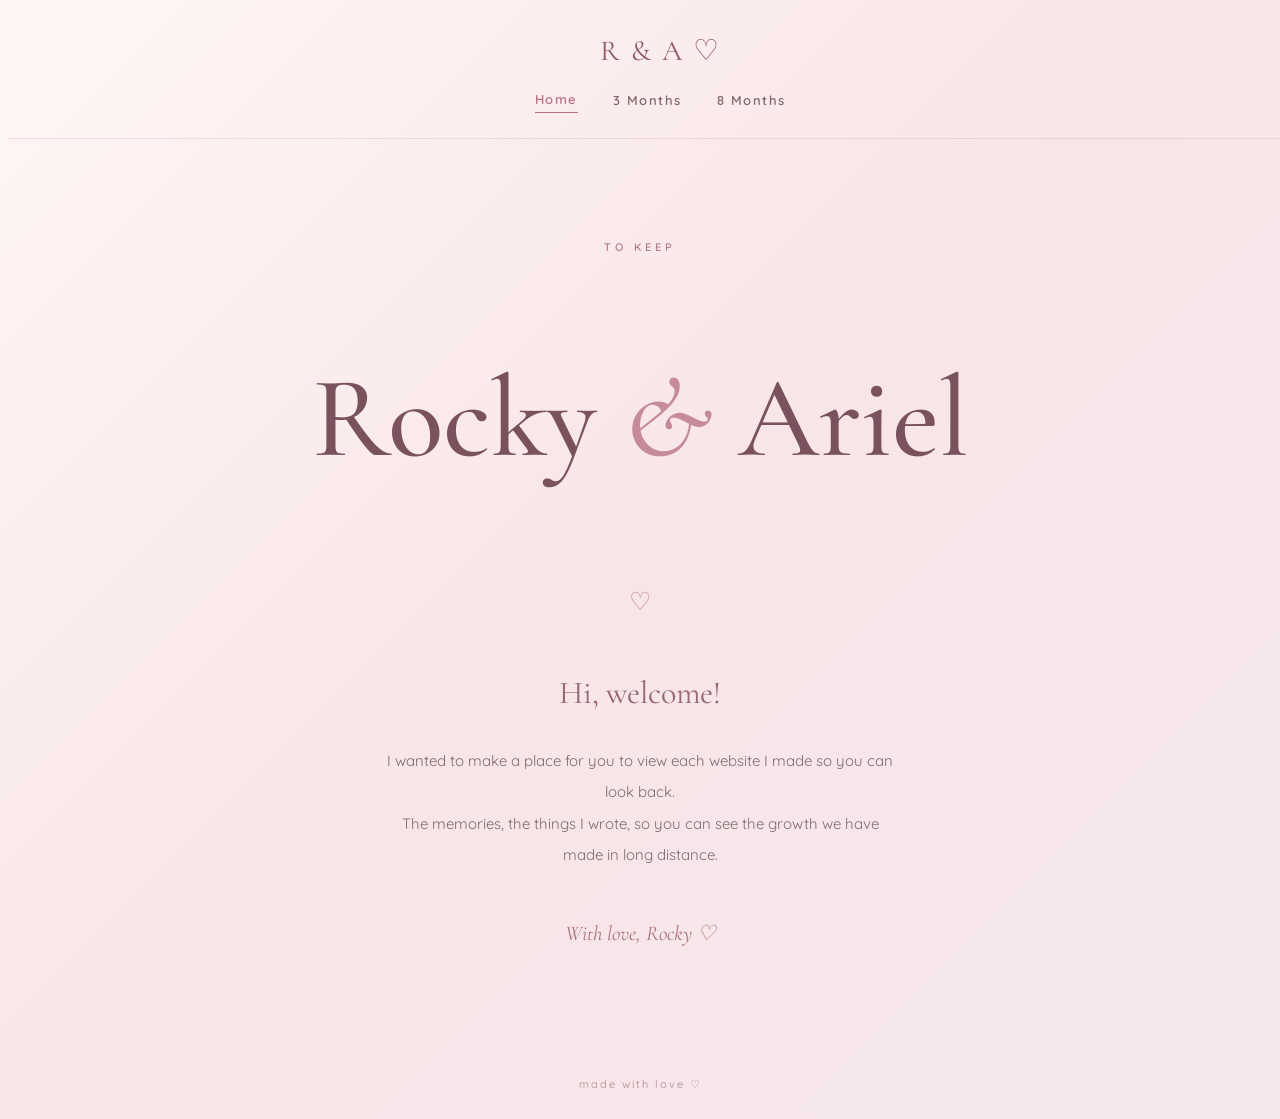
<file: index.html>
<!DOCTYPE html>
<html lang="en">

<head>
    <meta charset="UTF-8">
    <meta name="viewport" content="width=device-width, initial-scale=1.0">

    <title>Rocky and Ariel!</title>

    <link rel="stylesheet" href="style.css">

    <link href="https://fonts.googleapis.com/css2?family=Cormorant+Garamond:wght@400;500;600;700&family=Quicksand:wght@400;500;600;700&display=swap" rel="stylesheet">
</head>

<body>

    <div class="hearts">
        <span>♡</span>
        <span>♡</span>
        <span>♥</span>
        <span>♡</span>
        <span>♥</span>
        <span>♡</span>
    </div>

    <div class="container">

        <header>
    <a href="index.html" class="logo">R & A ♡</a>

    <nav>
    <ul>
        <li><a href="index.html" class="active">Home</a></li>
        <li><a href="three.html">3 Months</a></li>
        <li><a href="eight.html">8 Months</a></li>
    </ul>
</nav>
</header>

        <main class="hero">

            <p class="eyebrow">TO KEEP</p>

            <h1>Rocky <span>&</span> Ariel</h1>

            <div class="heart-divider">♡</div>

            <p class="welcome">Hi, welcome!</p>

            <p class="description">
                I wanted to make a place for you to view each website I made so you can look back.
                <br>
                The memories, the things I wrote, so you can see the growth we have made in long distance.
            </p>

            <p class="signature">With love, Rocky ♡</p>

        </main>

        <footer>
            made with love ♡
        </footer>

    </div>

</body>
</html>
</file>
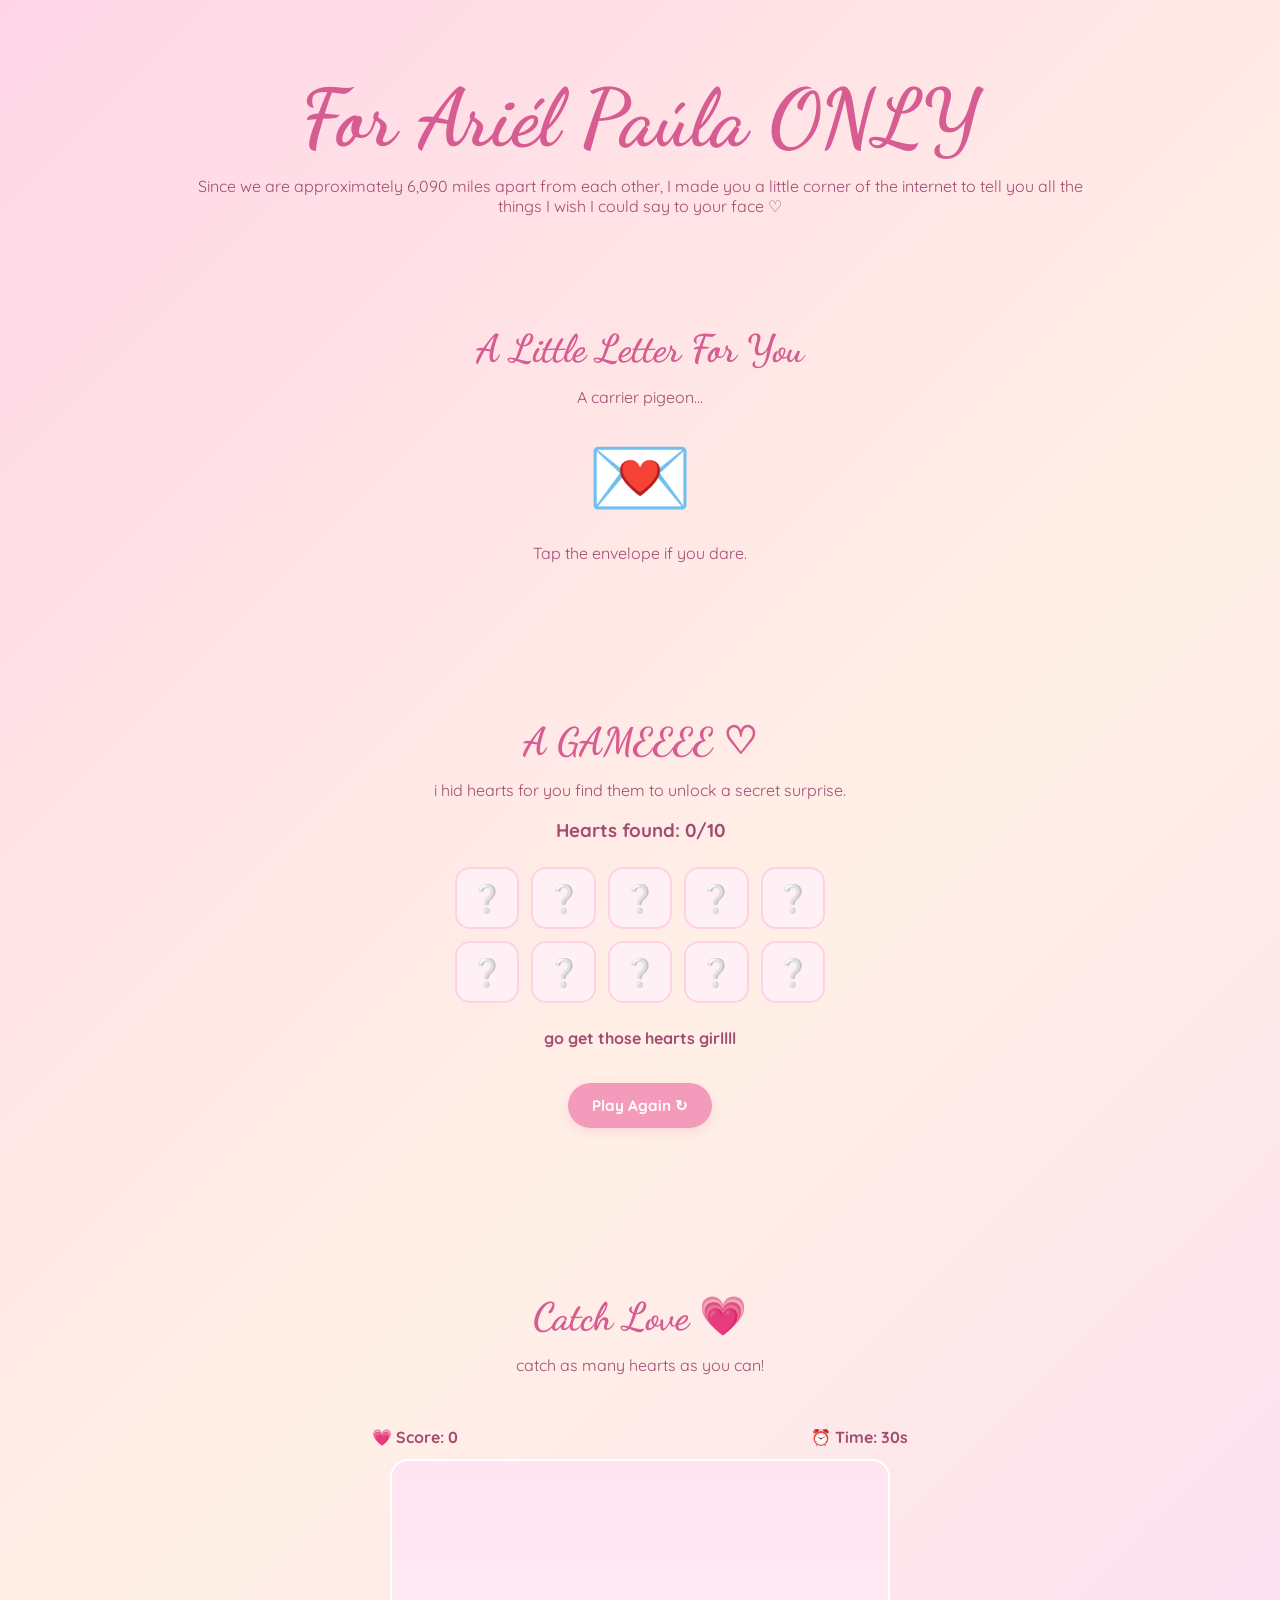
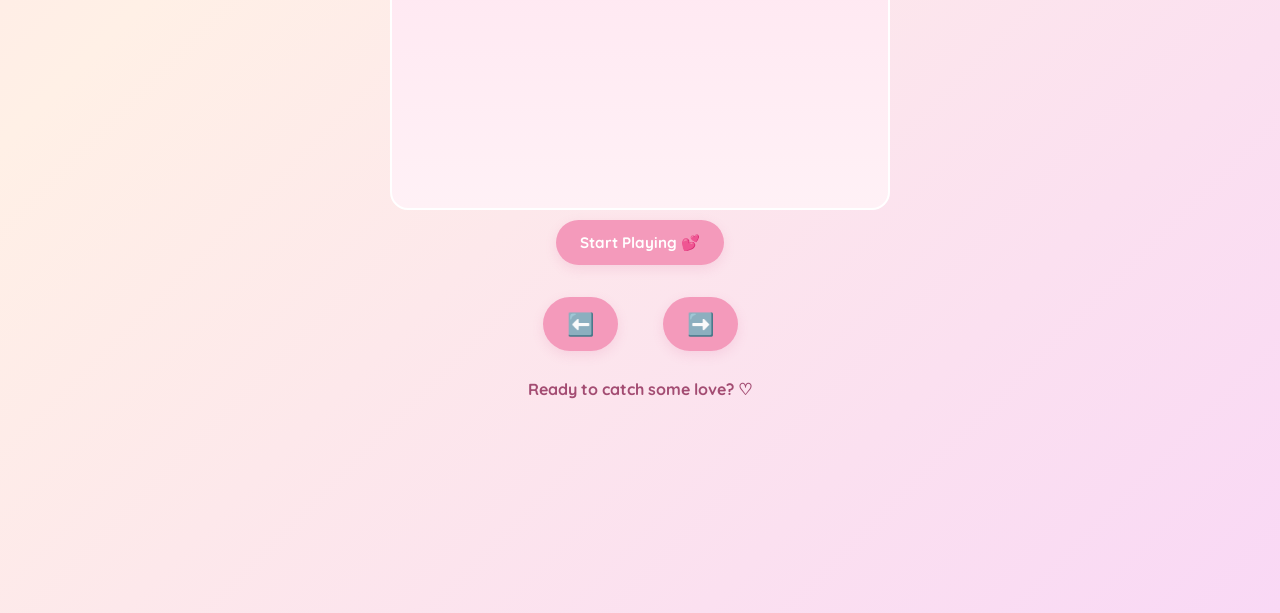
<file: eight.html>
<!DOCTYPE html>
<html lang="en">
<head>
<meta charset="UTF-8">
<meta name="viewport" content="width=device-width, initial-scale=1.0">
<title> Top Secret Mission 💗</title>

<link href="https://fonts.googleapis.com/css2?family=Quicksand:wght@400;500;600;700&family=Dancing+Script:wght@500;600;700&display=swap" rel="stylesheet">

<style>
* {
    box-sizing: border-box;
    margin: 0;
    padding: 0;
}

body {
    font-family: 'Quicksand', sans-serif;
    background: linear-gradient(135deg, #ffd6e7, #fff0e6, #f9d8f5);
    color: #a34c72;
    min-height: 100vh;
    overflow-x: hidden;
}

.hearts {
    position: fixed;
    inset: 0;
    pointer-events: none;
    overflow: hidden;
    z-index: 0;
}

.floating-heart {
    position: absolute;
    bottom: -50px;
    animation: floatUp linear infinite;
    opacity: 0.65;
}

@keyframes floatUp {
    0% {
        transform: translateY(0) rotate(0deg);
        opacity: 0;
    }
    15% { opacity: 0.7; }
    100% {
        transform: translateY(-115vh) rotate(360deg);
        opacity: 0;
    }
}

main {
    position: relative;
    z-index: 1;
    max-width: 950px;
    margin: auto;
    padding: 70px 25px;
    text-align: center;
}

h1 {
    font-family: 'Dancing Script', cursive;
    font-size: clamp(3rem, 9vw, 5rem);
    color: #d65c91;
    margin-bottom: 10px;
}

.subtitle {
    font-size: 1rem;
    margin-bottom: 35px;
}

.card {
    background: transparent;
    border: none;
    border-radius: 0;
    padding: 45px 10px;
    margin: 65px 0;
    box-shadow: none;
}

h2 {
    font-family: 'Dancing Script', cursive;
    font-size: 2.4rem;
    color: #d65c91;
    margin-bottom: 15px;
}

button {
    font-family: 'Quicksand', sans-serif;
    font-weight: 700;
    border: none;
    background: #f49abb;
    color: white;
    padding: 13px 24px;
    border-radius: 30px;
    cursor: pointer;
    margin: 10px;
    font-size: 0.95rem;
    transition: 0.25s;
    box-shadow: 0 4px 12px rgba(214, 92, 145, 0.15);
}

button:hover {
    transform: translateY(-3px) scale(1.04);
    background: #df76a2;
}

.envelope {
    font-size: 85px;
    cursor: pointer;
    display: inline-block;
    transition: 0.3s;
    margin: 15px;
}

.envelope:hover {
    transform: scale(1.15) rotate(-5deg);
}

.letter {
    display: none;
    background: #fff8fb;
    border: 2px dashed #f2a4c2;
    border-radius: 20px;
    padding: 25px;
    margin-top: 20px;
    line-height: 1.9;
    text-align: left;
    white-space: pre-line;
    animation: appear 0.7s ease;
}

.letter.show {
    display: block;
}

@keyframes appear {
    from { opacity: 0; transform: translateY(15px); }
    to { opacity: 1; transform: translateY(0); }
}

.game-hearts {
    display: grid;
    grid-template-columns: repeat(5, 1fr);
    gap: 12px;
    max-width: 370px;
    margin: 25px auto;
}

.heart {
    background: #fff0f5;
    border: 2px solid #ffd1e2;
    border-radius: 15px;
    padding: 12px 3px;
    font-size: 27px;
    cursor: pointer;
    transition: 0.2s;
    box-shadow: none;
    margin: 0;
}

.heart:hover {
    background: #ffe0ec;
    transform: scale(1.12);
}

.heart.found {
    background: #fce2ed;
    opacity: 0.55;
    transform: scale(0.9);
    cursor: default;
}

#gameMessage {
    min-height: 30px;
    margin: 15px 0;
    font-weight: 700;
}

.secret {
    display: none;
    margin: 30px auto;
    padding: 20px;
    background: transparent;
    border-radius: 0;
    animation: appear 0.7s ease;
    line-height: 1.8;
    max-width: 600px;
}

.secret.show {
    display: block;
}

footer {
    padding: 25px;
    font-size: 0.85rem;
    opacity: 0.8;
}

    
/* CATCH MY LOVE GAME */

.game-area {
    background: transparent;
    border: none;
    border-radius: 0;
    padding: 15px 0;
    margin-top: 25px;
}

#loveGame {
    display: block;
    width: 100%;
    max-width: 500px;
    height: auto;
    margin: auto;
    border-radius: 18px;
    background: linear-gradient(#ffe4f0, #fff1f6);
    border: 2px solid white;
    touch-action: none;
}

.game-controls {
    display: flex;
    justify-content: center;
    gap: 25px;
    margin-top: 12px;
}

.game-controls button {
    font-size: 22px;
    min-width: 75px;
}

.game-stats {
    display: flex;
    justify-content: space-around;
    font-weight: 700;
    margin: 12px 0;
    gap: 10px;
    flex-wrap: wrap;
}

#gameResult {
    font-weight: 700;
    margin: 15px 0;
    line-height: 1.7;
}

/* SURPRISE PICTURE POPUP */

.surprise-overlay {
    display: none;
    position: fixed;
    inset: 0;
    z-index: 1000;
    background: rgba(91, 43, 69, 0.65);
    backdrop-filter: blur(7px);
    justify-content: center;
    align-items: center;
    padding: 20px;
}

.surprise-overlay.show {
    display: flex;
    animation: appear 0.5s ease;
}

.surprise-popup {
    position: relative;
    width: min(90vw, 520px);
    max-height: 90vh;
    overflow-y: auto;
    background: linear-gradient(145deg, #fff7fb, #ffe5f0);
    border: 3px solid white;
    border-radius: 25px;
    padding: 25px;
    text-align: center;
    box-shadow: 0 15px 50px rgba(90, 35, 65, 0.3);
    animation: popIn 0.6s ease;
}

.surprise-popup h2 {
    margin-bottom: 15px;
}

.surprise-popup img {
    display: block;
    width: 100%;
    max-height: 55vh;
    object-fit: contain;
    border-radius: 15px;
    margin: 15px auto;
}

.surprise-popup p {
    line-height: 1.8;
    margin: 12px 0;
}

@keyframes popIn {
    from {
        opacity: 0;
        transform: scale(0.75) translateY(20px);
    }
    to {
        opacity: 1;
        transform: scale(1) translateY(0);
    }
}
    
</style>
</head>

<body>

<div class="hearts" id="hearts"></div>

<main>

    <h1>For Ariél Paúla ONLY</h1>

    <p class="subtitle">
        Since we are approximately 6,090 miles apart from each other, 
        I made you a little corner of the internet to tell you all the things
        I wish I could say to your face ♡
    </p>

    <!-- LOVE LETTER -->

    <section class="card">
        <h2>A Little Letter For You</h2>

        <p>A carrier pigeon...</p>

        <div class="envelope" onclick="openLetter()">
            💌
        </div>

        <p>Tap the envelope if you dare.</p>

        <div class="letter" id="letter">
            <h2 style="text-align:center;"> AD ♡</h2>

            Eyes closing, you rest your head upon your pillow for bed. 
            Just as you begin to drift off to count sheep, you hear the soft fluttering of wings. 
            Picture a carrier pigeon softly lowering it's beak to allow it's loving eyes to meet your inquisitive glance. 
            You think to yourself that you know those deep brown eyes from somewhere....the bird sets something down on the stoop of your Schow window overlooking platt. 
            It’s a scroll and it is wrapped in twine on tastefully aged paper, sealed with a kiss and nicely tossed in perfume, with a second pigeon delivering an ORIGINAL hoch vanilla ice cream with two warm cookies just as you like it. 

            It reads:
            so unlike me, somehow i
            fell in love in just three nights
            those october days still hauting me 
            
            when the gold rays fell on your skin
            and my hair got caught in the wind 
            the choir sang a melancholic hymn

            in the morning you will be gone
            ill be mourning
            tryna to hold on to the memory of 
            your lips 
            god im so love sick
            what have you done to me

            in the morning youre not in my bed
            ill just sleep until i fall dead
            to the memory of your lips 
            god im so lovesick 
            what have you done to me 

            "lovesick" by laufey

            I included this song because, as you can tell, boy oh boy am I lovesick over you. 
            I thought I was so big and bad, I thought I was invincible. And then you came into my life. 
            You shattered all my defenses. So unlike me to fall asleep so fast, to fall for you more each time I saw you.
            Those October days is a cute line because ;) you and I of course started then.

            Your beauty is beyond description, watching the gold rays of the southern california sun fall on your skin.
            I have witnessed your beauty in Maryland, Chicago, Indianapolis, Arizona, Irvine, Los Angeles, Claremont, Washington D.C., and more. 
            I can't wait to see you in Birmingham, in Homewood, maybe one day in Panama. 

            The nights I spent here and in Spain and even in Chicago, I imagine your lips kissing my face. 
            I imagine your warm embrace. I try to keep the memory of how it feels to have you lie on my chest, to have you look up at me. 
            I can't wait to wake up next to you, put our mouth guards in together, kick the sheets off when it gets too hot together. 

            
            For starters, I have had a hard week, and you know that. All the things I want to say to you seem to disappear and I just cannot seem to get the words out. 
            The truth is, I am sorry. Sometimes things get hard and sometimes I break down and I think everything about everything is wrong and I freak out but you, my love
            you are so pretty and so patient with me. i could not have wished for more. your lovely crossword, so cute it made me cry tears of love and happiness.
            i love the way you care for me, the way you look out for me, how you express yourself and how you keep trying for me. i could not ask for more. 

            
            my dearest Ariel. my lovely girl. oh how I miss you. 
            as it is now, we have about about 5 weeks until we see each other again. wow how the time has passed. 
            while i am certainly taking my experience in and enjoying my time here, 
            id be lying if i said i wasnt looking forward to your warm embrace once again. 
            i feel that the love i have for you has grown stronger in the recent weeks as i await your company. 
            ariel, before i rest in my slumber each night, i think of your delicate kiss and your calming touch. 
            i think of your infectious laugh and how your freckles seem to dance like stars in my eyes when you look up at me. 
            i cant wait to hold your hands and bike down platt and let people be jealous. 
            i cant wait to skateboard together at 12 am again, giggling as if we were crazy. 
            i look forward to the day our hugs will once again connect like two puzzle pieces, matching as if they were made to be that way. 
            i love you. 
            i love your passion for your research and your thesis, i love how you show up for your entire team on rugby, 
            i love your interest in your religions class, i love your dedication to hoch ice cream, and i love how i get to hear about it all. 
            i feel lucky to be in your atmosphere. 
            " i miss the shape of your voice, i miss the nape of your neck"
            i miss every little thing about you, ariel dean. one month until i see you my love. 

            
            i wanted to make something special for you,
            something that you could come back to whenever
            you need a reminder of how loved you are.

            ariel, you make my world brighter, you make my days sweeter, and you make my heart a whole lot happier.

            if i could give you one thing, it would be the ability to see yourself through my eyes.
             you would understand just how amazing you are.

            i love you so much.
            i am all yours,
            Rocky ♡
            
        </div>
    </section>


    <!-- HEART GAME -->

    <section class="card">
        <h2>A GAMEEEE ♡</h2>

        <p>
            i hid hearts for you
            find them to unlock a secret surprise.
        </p>

        <h3 style="margin-top:18px;">
            Hearts found: <span id="score">0</span>/10
        </h3>

        <div class="game-hearts" id="game"></div>

        <p id="gameMessage"> find your hearts, pretty girl! 💕</p>

        <div class="secret" id="secret">
            <h2>You Found Them!🎉</h2>

            <p>
                you found all 10 hearts,
                but there's one thing you should know...
            </p>

            <h2 style="margin:15px 0;"> you have ALL of mine. ❤️</h2>

            <p>
                no game could ever measure how much
                i love you. you're my favorite person.
            </p>

            <p style="font-size:30px;margin-top:12px;">
                💗💗💗💗💗
            </p>
        </div>

        <button onclick="resetGame()">Play Again ↻</button>
    </section>


    
<section class="card">
    <h2>Catch Love 💗</h2>

    <p>catch as many hearts as you can!</p>

    <div class="game-area">

        <div class="game-stats">
            <span>💗 Score: <span id="gameScore">0</span></span>
            <span>⏰ Time: <span id="gameTime">30</span>s</span>
        </div>

        <canvas id="loveGame" width="500" height="350"></canvas>

        <button id="startGame" onclick="startLoveGame()">
            Start Playing 💕
        </button>

        <div class="game-controls">
            <button id="leftBtn" aria-label="Move left">⬅️</button>
            <button id="rightBtn" aria-label="Move right">➡️</button>
        </div>

        <p id="gameResult">Ready to catch some love? ♡</p>

    </div>
</section>
<!-- SURPRISE PICTURE POPUP -->

<div class="surprise-overlay" id="surprisePopup">
    <div class="surprise-popup">

        <h2>You Caught My Heart! 💗</h2>

        <p>Look what you unlocked, pretty girl...</p>

        <img
            src="photos/surprise.jpg"
            alt="A special picture for you"
        >

        <p id="popupScore"></p>

        <p>
            distance means nothing when someone means everything.
            i love you, Ariel. ♡
        </p>

        <button onclick="closeSurprise()">
            Close 💕
        </button>

        <button onclick="closeSurprise(); startLoveGame()">
            Play Again ↻
        </button>

    </div>
</div>
    
    
</main>

<script>

// FLOATING HEARTS

const heartContainer = document.getElementById("hearts");

const heartSymbols = ["💗", "💕", "💖", "♡", "💘", "💞", "❤️"];

function createHeart() {
    const heart = document.createElement("span");

    heart.className = "floating-heart";
    heart.innerHTML = heartSymbols[
        Math.floor(Math.random() * heartSymbols.length)
    ];

    heart.style.left = Math.random() * 100 + "%";
    heart.style.fontSize = (15 + Math.random() * 25) + "px";
    heart.style.animationDuration = (6 + Math.random() * 8) + "s";

    heartContainer.appendChild(heart);

    setTimeout(() => heart.remove(), 14000);
}

setInterval(createHeart, 300);


// OPEN LOVE LETTER

function openLetter() {
    document.getElementById("letter").classList.toggle("show");
}


// HEART COLLECTING GAME

const game = document.getElementById("game");

let score = 0;

function createGame() {
    game.innerHTML = "";

    score = 0;
    document.getElementById("score").textContent = score;
    document.getElementById("secret").classList.remove("show");
    document.getElementById("gameMessage").textContent =
        "go get those hearts girllll";

    for (let i = 0; i < 10; i++) {
        const heart = document.createElement("button");

        heart.className = "heart";
        heart.textContent = "❔";
        heart.setAttribute("aria-label", "find a hidden heart");

        heart.onclick = function() {
            if (heart.classList.contains("found")) return;

            heart.textContent = "💗";
            heart.classList.add("found");

            score++;

            document.getElementById("score").textContent = score;

            if (score === 10) {
                document.getElementById("gameMessage").textContent =
                    "YOU DID IT! follow for a surprise.... 🎀";

                document.getElementById("secret").classList.add("show");
            } else {
                document.getElementById("gameMessage").textContent =
                    "aww you found a heart! 💕";
            }
        };

        game.appendChild(heart);
    }
}

function resetGame() {
    createGame();
}

createGame();



    
// CATCH MY LOVE GAME 💗

const canvas = document.getElementById("loveGame");
const ctx = canvas.getContext("2d");

let basket = { x: 225, y: 300, width: 65, speed: 7 };
let fallingItems = [];
let gamePoints = 0;
let gameRunning = false;
let gameStartTime = 0;
let animationFrame;
let lastSpawn = 0;
let keys = { left: false, right: false };

const gameDuration = 30000;

function startLoveGame() {
    cancelAnimationFrame(animationFrame);

    gamePoints = 0;
    fallingItems = [];
    basket.x = 225;
    keys.left = false;
    keys.right = false;

    gameRunning = true;
    gameStartTime = performance.now();
    lastSpawn = 0;

    document.getElementById("gameScore").textContent = "0";
    document.getElementById("gameTime").textContent = "30";
    document.getElementById("gameResult").textContent =
        "bow bow bow get those hearts 💗";

    document.getElementById("startGame").textContent = "playyyy 💕";

    animationFrame = requestAnimationFrame(gameLoop);
}

function spawnItem() {
    const random = Math.random();

    let emoji = "💗";
    let points = 1;

    if (random < 0.15) {
        emoji = "💔";
        points = -2;
    } else if (random > 0.85) {
        emoji = "🌟";
        points = 5;
    }

    fallingItems.push({
        x: 20 + Math.random() * 460,
        y: -30,
        speed: 2.5 + Math.random() * 2.5,
        emoji: emoji,
        points: points
    });
}

function gameLoop(timestamp) {
    if (!gameRunning) return;

    const elapsed = timestamp - gameStartTime;
    const remaining = Math.max(
        0,
        Math.ceil((gameDuration - elapsed) / 1000)
    );

    document.getElementById("gameTime").textContent = remaining;

    if (elapsed >= gameDuration) {
        endLoveGame();
        return;
    }

    // Move basket

    if (keys.left) basket.x -= basket.speed;
    if (keys.right) basket.x += basket.speed;

    basket.x = Math.max(
        0,
        Math.min(500 - basket.width, basket.x)
    );

    // Spawn falling hearts

    if (timestamp - lastSpawn > 650) {
        spawnItem();
        lastSpawn = timestamp;
    }

    // Draw background

    ctx.clearRect(0, 0, 500, 350);

    // Draw decorative stars

    ctx.font = "18px Arial";
    ctx.fillText("✨", 30, 40);
    ctx.fillText("♡", 440, 70);
    ctx.fillText("✨", 390, 200);

    // Draw basket

    ctx.font = "52px Arial";
    ctx.fillText("🧺", basket.x, basket.y + 35);

    // Move and draw falling objects

    for (let i = fallingItems.length - 1; i >= 0; i--) {
        let item = fallingItems[i];

        item.y += item.speed;

        ctx.font = "29px Arial";
        ctx.fillText(item.emoji, item.x, item.y);

        // Check if basket catches item

        if (
            item.y > basket.y - 5 &&
            item.y < basket.y + 35 &&
            item.x > basket.x - 10 &&
            item.x < basket.x + basket.width + 10
        ) {
            gamePoints = Math.max(0, gamePoints + item.points);

            document.getElementById("gameScore").textContent =
                gamePoints;

            fallingItems.splice(i, 1);
            continue;
        }

        // Remove items that fall off screen

        if (item.y > 370) {
            fallingItems.splice(i, 1);
        }
    }

    animationFrame = requestAnimationFrame(gameLoop);
}

function endLoveGame() {
    gameRunning = false;
    cancelAnimationFrame(animationFrame);

    document.getElementById("gameTime").textContent = "0";
    document.getElementById("startGame").textContent = "Play Again";

    let message = "";

    if (gamePoints >= 40) {
        message = "damnnn ok champ 🏆💗";
    } else if (gamePoints >= 20) {
        message = "ayeee gamer girl 💕";
    } else {
        message = "bow bow bow♡";
    }

    // Keep the final score visible
    document.getElementById("gameResult").innerHTML =
        message + "<br><br>Final score: " + gamePoints;

    // Show the surprise picture popup
    document.getElementById("popupScore").textContent =
        "Your final score: " + gamePoints + " 💗";

    document.getElementById("surprisePopup").classList.add("show");
}

// Close the picture popup
function closeSurprise() {
    document.getElementById("surprisePopup").classList.remove("show");
}
// Keyboard controls

document.addEventListener("keydown", function(event) {
    if (event.key === "ArrowLeft" || event.key.toLowerCase() === "a") {
        keys.left = true;
        event.preventDefault();
    }

    if (event.key === "ArrowRight" || event.key.toLowerCase() === "d") {
        keys.right = true;
        event.preventDefault();
    }
});

document.addEventListener("keyup", function(event) {
    if (event.key === "ArrowLeft" || event.key.toLowerCase() === "a") {
        keys.left = false;
    }

    if (event.key === "ArrowRight" || event.key.toLowerCase() === "d") {
        keys.right = false;
    }
});

// Mobile and mouse controls

function holdButton(id, direction) {
    const button = document.getElementById(id);

    button.addEventListener("pointerdown", function(event) {
        event.preventDefault();
        keys[direction] = true;
    });

    ["pointerup", "pointerleave", "pointercancel"].forEach(type => {
        button.addEventListener(type, function() {
            keys[direction] = false;
        });
    });
}

holdButton("leftBtn", "left");
holdButton("rightBtn", "right");

</script>

</body>
</html>
</file>
<file: style.css>
```css
/* GENERAL STYLING */

* {
    margin: 0;
    padding: 0;
    box-sizing: border-box;
}

body {
    min-height: 100vh;
    background: linear-gradient(135deg, #fff7f5, #f8e5e8, #f5e8ed);
    color: #604b50;
    font-family: 'Quicksand', sans-serif;
    overflow-x: hidden;
}

/* MAIN CONTAINER */

.container {
    width: 100%;
    min-height: 100vh;
    position: relative;
    z-index: 2;
}

/* NAVIGATION */

header {
    width: 100%;
    padding: 25px 20px;
    display: flex;
    flex-direction: column;
    align-items: center;
    justify-content: center;
    gap: 18px;
    border-bottom: 1px solid rgba(145, 105, 115, 0.15);
}

.logo {
    font-family: 'Cormorant Garamond', serif;
    font-size: 29px;
    color: #8f5968;
    text-decoration: none;
    letter-spacing: 2px;
}

nav {
    width: 100%;
    display: block;
}

nav ul {
    display: flex;
    flex-direction: row;
    justify-content: center;
    align-items: center;
    flex-wrap: wrap;
    list-style: none;
    gap: 35px;
    padding: 0;
    margin: 0;
}

nav ul li {
    display: block;
}

nav ul li a {
    display: inline-block;
    text-decoration: none;
    color: #80656b;
    font-size: 13px;
    font-weight: 600;
    letter-spacing: 1.5px;
    white-space: nowrap;
    padding: 5px 0;
    transition: 0.3s ease;
}

nav ul li a:hover,
nav ul li a.active {
    color: #b66f83;
    border-bottom: 1px solid #b66f83;
}

/* HOMEPAGE HERO */

.hero {
    min-height: 78vh;
    display: flex;
    flex-direction: column;
    align-items: center;
    justify-content: center;
    text-align: center;
    padding: 90px 20px;
}

.eyebrow {
    font-size: 11px;
    letter-spacing: 4px;
    color: #b17c88;
    margin-bottom: 25px;
    font-weight: 600;
}

h1 {
    font-family: 'Cormorant Garamond', serif;
    font-size: clamp(65px, 10vw, 115px);
    font-weight: 500;
    color: #79525e;
    line-height: 1.1;
}

h1 span {
    color: #c58b9a;
    font-style: italic;
}

.heart-divider {
    font-size: 25px;
    color: #c58b9a;
    margin: 25px 0;
}

.welcome {
    font-family: 'Cormorant Garamond', serif;
    font-size: 32px;
    color: #956875;
    margin-bottom: 18px;
}

.description {
    max-width: 510px;
    font-size: 15px;
    line-height: 2.1;
    color: #806a70;
}

.description em {
    font-family: 'Cormorant Garamond', serif;
    font-size: 21px;
    color: #ad7180;
}

.signature {
    margin-top: 35px;
    font-family: 'Cormorant Garamond', serif;
    font-style: italic;
    font-size: 21px;
    color: #ad7180;
}

/* FLOATING HEARTS */

.hearts {
    position: fixed;
    inset: 0;
    overflow: hidden;
    pointer-events: none;
    z-index: 1;
}

.hearts span {
    position: absolute;
    bottom: -50px;
    color: rgba(190, 126, 145, 0.25);
    font-size: 25px;
    animation: floatHearts 16s linear infinite;
}

.hearts span:nth-child(1) {
    left: 10%;
    animation-delay: 0s;
}

.hearts span:nth-child(2) {
    left: 30%;
    animation-delay: 4s;
    font-size: 18px;
}

.hearts span:nth-child(3) {
    left: 50%;
    animation-delay: 8s;
}

.hearts span:nth-child(4) {
    left: 70%;
    animation-delay: 2s;
    font-size: 30px;
}

.hearts span:nth-child(5) {
    left: 85%;
    animation-delay: 6s;
}

.hearts span:nth-child(6) {
    left: 95%;
    animation-delay: 10s;
    font-size: 17px;
}

@keyframes floatHearts {
    0% {
        transform: translateY(0) rotate(0deg);
        opacity: 0;
    }

    15% {
        opacity: 1;
    }

    85% {
        opacity: 1;
    }

    100% {
        transform: translateY(-110vh) rotate(35deg);
        opacity: 0;
    }
}

/* FOOTER */

footer {
    text-align: center;
    padding: 20px;
    font-size: 11px;
    letter-spacing: 2px;
    color: #ae8791;
}

/* MOBILE RESPONSIVENESS */

@media (max-width: 600px) {

    header {
        padding: 22px 15px;
        gap: 15px;
    }

    nav ul {
        gap: 22px;
    }

    nav ul li a {
        font-size: 11px;
        letter-spacing: 1px;
    }

    .hero {
        padding: 80px 25px;
    }

    h1 {
        font-size: clamp(55px, 12vw, 75px);
    }

    .description {
        font-size: 14px;
    }
}
```
</file>
